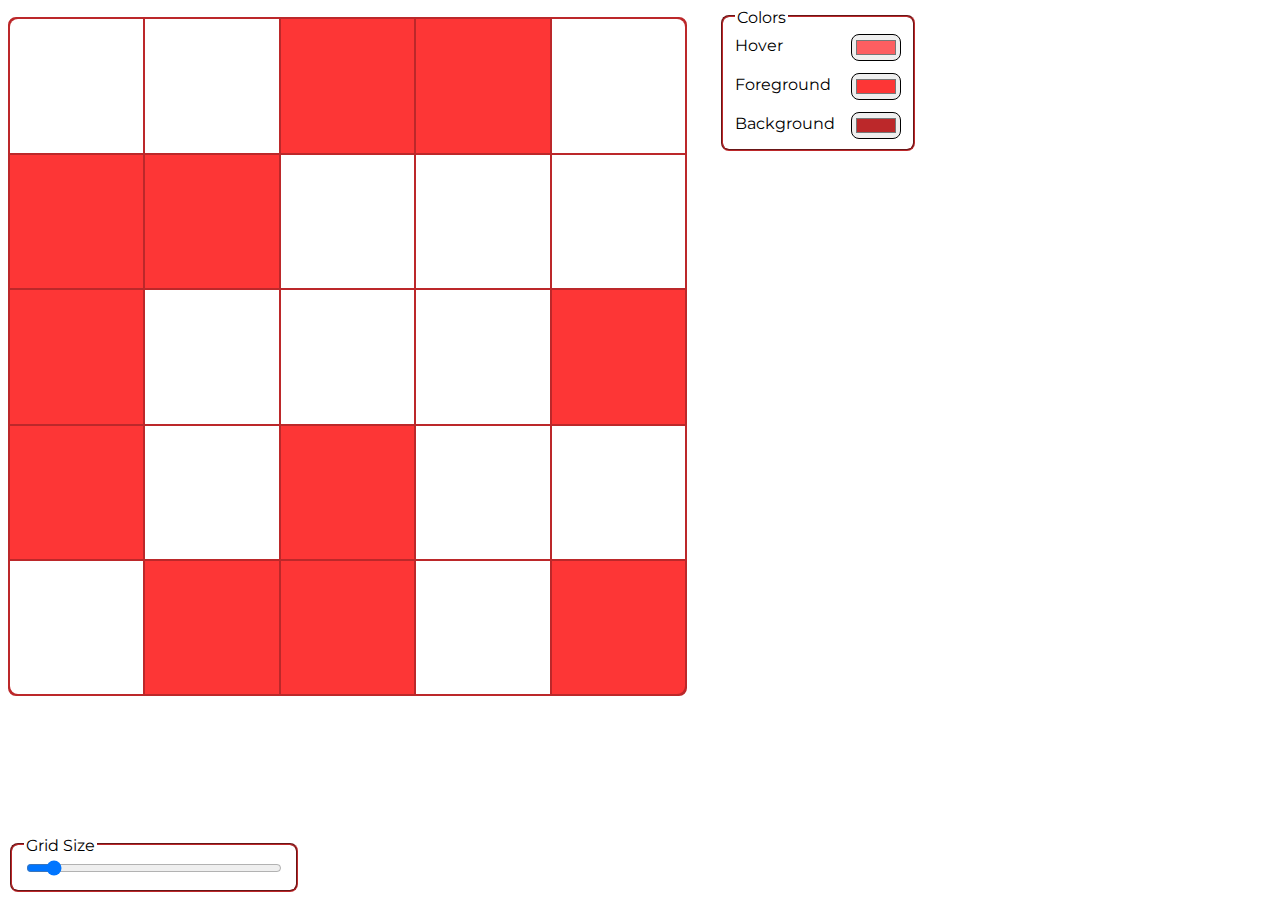
<file: index.html>
<!doctype html>
<html class="no-js" lang="en">

<head>
  <meta charset="utf-8">
  <title>Grid Exercise</title>
  <meta name="description" content="">
  <meta name="viewport" content="width=device-width, initial-scale=1">

  <link rel="manifest" href="site.webmanifest">

  <link rel="stylesheet" href="grid.css">
</head>

<body>
  <!--[if IE]>
    <p class="browserupgrade">You are using an <strong>outdated</strong> browser. Please <a href="https://browsehappy.com/">upgrade your browser</a> to improve your experience and security.</p>
  <![endif]-->

  <main>
    <div id="grid-and-sidebar-container">
      <div id="grid-container">
        <div id="grid"></div>
      </div>

      <div id="sidebar">
        <fieldset>
          <legend>Colors</legend>

          <div id="color-pickers">
            <label for="hover-color">Hover</label>
            <input id="hover-color" type="color" />

            <label for="foreground-color">Foreground</label>
            <input id="foreground-color" type="color" />

            <label for="background-color">Background</label>
            <input id="background-color" type="color" />
          </div>
        </fieldset>
      </div>
    </div>

    <div id="bottom-bar">
      <fieldset>
        <legend>Grid Size</legend>
        <input id="grid-size" type="range" min="1" max="50" />
      </fieldset>
    </div>
  </main>

  <script src="grid.js"></script>
  <script type="text/javascript">
    const model = new GridModel();

    const presenter = new GridPresenter(
      model,
      document,
      document.getElementById('grid'),
      document.getElementById('grid-size'),
      document.getElementById('hover-color'),
      document.getElementById('foreground-color'),
      document.getElementById('background-color'));
  </script>
</body>
</html>
</file>
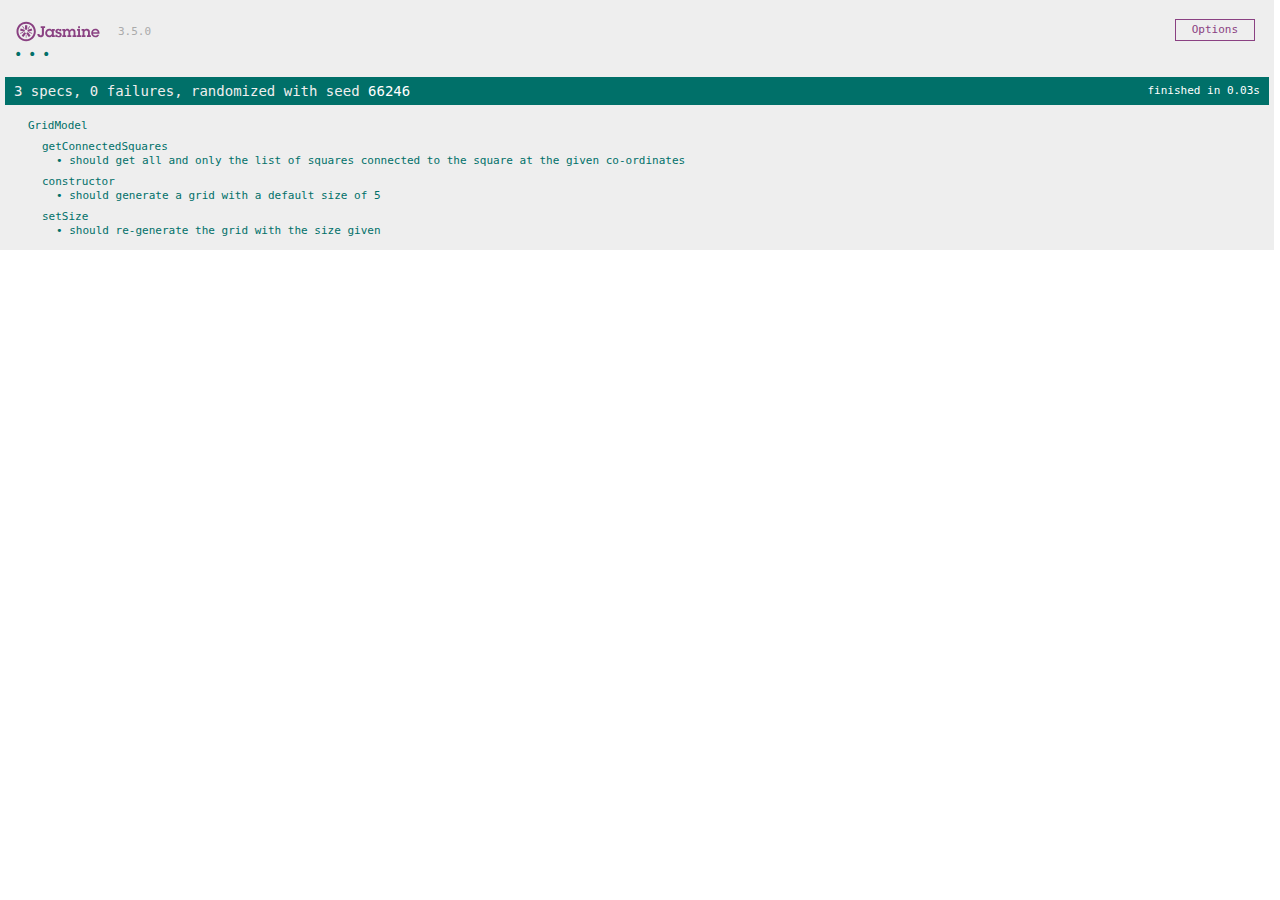
<file: grid-tests.html>
<!DOCTYPE html>
<html>
<head>
  <meta charset="utf-8">
  <title>Jasmine Spec Runner v3.5.0</title>

  <link rel="shortcut icon" type="image/png" href="lib/jasmine-3.5.0/jasmine_favicon.png">
  <link rel="stylesheet" href="lib/jasmine-3.5.0/jasmine.css">

  <script src="lib/jasmine-3.5.0/jasmine.js"></script>
  <script src="lib/jasmine-3.5.0/jasmine-html.js"></script>
  <script src="lib/jasmine-3.5.0/boot.js"></script>

  <!-- include source files here... -->
  <script src="./grid.js"></script>

  <!-- include spec files here... -->
  <script src="./grid-tests.js"></script>

</head>

<body>
</body>
</html>
</file>
<file: grid.css>
/**
 * Base
 */

@import url('https://fonts.googleapis.com/css?family=Montserrat');

html,
body,
main {
  display: flex;
  flex: 1;
}

html {
  height: 100%;
  font-family: 'Montserrat', sans-serif;
}

:root {
  --grid-size: 3;
  --scale: 1rem;
  --border-radius: calc(var(--scale) / 2);
  --hover-color: #fd5e61;
  --foreground-color: #fd3636;
  --background-color: #bc282a;
  --grid-width: calc(25 * var(--scale));
}


/**
 * Layout
 */

main {
  flex-direction: column;
}

main > #grid-and-sidebar-container {
  display: flex;
  flex: 1;
}

main > #grid-and-sidebar-container > #grid-container {
  display: flex;
  flex: 1;
  padding-top: calc(var(--scale) / 1.7);
}

main > #grid-and-sidebar-container > #sidebar {
  flex: 1;
  margin-left: calc(var(--scale) * 2);
}

main > #bottom-bar {
  width: 100%;
  margin-top: calc(var(--scale) * 2);
}


/**
 * Grid
 */

#grid {
  --grid-gap: calc(0.125 * var(--scale));
  --template-cells: repeat(var(--grid-size), 1fr);

  display: grid;
  grid-template-rows: var(--template-cells);
  grid-template-columns: var(--template-cells);
  grid-gap: var(--grid-gap);
  width: 75vh;
  height: 75vh;
  border: solid var(--grid-gap) var(--background-color);
  border-radius: var(--border-radius);
  background-color: var(--background-color);
}

.row {
  display: contents;
}

.square {
  --font-size-divisor: 20rem;

  display: flex;
  align-items: center;
  justify-content: center;
  background-color: white;
  font-size: calc(var(--font-size-divisor) / var(--grid-size));
  font-weight: bold;
}

.square.filled {
  cursor: pointer;
  background-color: var(--foreground-color);
  color: white;
}

.square.filled:hover,
.square.connected-hover {
  background-color: var(--hover-color);
}

.row:first-child .square:first-child {
  border-top-left-radius: var(--border-radius);
}

.row:first-child .square:last-child {
  border-top-right-radius: var(--border-radius);
}

.row:last-child .square:first-child {
  border-bottom-left-radius: var(--border-radius);
}

.row:last-child .square:last-child {
  border-bottom-right-radius: var(--border-radius);
}


/**
 * Control Groups
 */

fieldset {
  display: inline-block;
  border-radius: var(--border-radius);
  border-color: var(--background-color);
}

fieldset legend {
  height: var(--scale);
}

fieldset label {
  display: inline-block;
}


/**
 * Color pickers
 */

#color-pickers {
  display: inline-grid;
  grid-template-columns: repeat(2, auto);
  grid-column-gap: calc(var(--scale));
  grid-row-gap: calc(var(--scale) / 2);
}

#color-pickers label {
  align-items: center;
  display: inline-flex;
}

#color-pickers input[type="color"] {
  border-radius: var(--border-radius);
  margin-top: calc(var(--scale) / 4);
}


/**
 * Slider
 */

input[type="range"] {
  width: calc(var(--scale) * 16);
}
</file>
<file: lib/jasmine-3.5.0/jasmine.css>
@charset "UTF-8";
body { overflow-y: scroll; }

.jasmine_html-reporter { width: 100%; background-color: #eee; padding: 5px; margin: -8px; font-size: 11px; font-family: Monaco, "Lucida Console", monospace; line-height: 14px; color: #333; }

.jasmine_html-reporter a { text-decoration: none; }

.jasmine_html-reporter a:hover { text-decoration: underline; }

.jasmine_html-reporter p, .jasmine_html-reporter h1, .jasmine_html-reporter h2, .jasmine_html-reporter h3, .jasmine_html-reporter h4, .jasmine_html-reporter h5, .jasmine_html-reporter h6 { margin: 0; line-height: 14px; }

.jasmine_html-reporter .jasmine-banner, .jasmine_html-reporter .jasmine-symbol-summary, .jasmine_html-reporter .jasmine-summary, .jasmine_html-reporter .jasmine-result-message, .jasmine_html-reporter .jasmine-spec .jasmine-description, .jasmine_html-reporter .jasmine-spec-detail .jasmine-description, .jasmine_html-reporter .jasmine-alert .jasmine-bar, .jasmine_html-reporter .jasmine-stack-trace { padding-left: 9px; padding-right: 9px; }

.jasmine_html-reporter .jasmine-banner { position: relative; }

.jasmine_html-reporter .jasmine-banner .jasmine-title { background: url("[data-uri]") no-repeat; background: url("[data-uri]") no-repeat, none; -moz-background-size: 100%; -o-background-size: 100%; -webkit-background-size: 100%; background-size: 100%; display: block; float: left; width: 90px; height: 25px; }

.jasmine_html-reporter .jasmine-banner .jasmine-version { margin-left: 14px; position: relative; top: 6px; }

.jasmine_html-reporter #jasmine_content { position: fixed; right: 100%; }

.jasmine_html-reporter .jasmine-version { color: #aaa; }

.jasmine_html-reporter .jasmine-banner { margin-top: 14px; }

.jasmine_html-reporter .jasmine-duration { color: #fff; float: right; line-height: 28px; padding-right: 9px; }

.jasmine_html-reporter .jasmine-symbol-summary { overflow: hidden; margin: 14px 0; }

.jasmine_html-reporter .jasmine-symbol-summary li { display: inline-block; height: 10px; width: 14px; font-size: 16px; }

.jasmine_html-reporter .jasmine-symbol-summary li.jasmine-passed { font-size: 14px; }

.jasmine_html-reporter .jasmine-symbol-summary li.jasmine-passed:before { color: #007069; content: "•"; }

.jasmine_html-reporter .jasmine-symbol-summary li.jasmine-failed { line-height: 9px; }

.jasmine_html-reporter .jasmine-symbol-summary li.jasmine-failed:before { color: #ca3a11; content: "×"; font-weight: bold; margin-left: -1px; }

.jasmine_html-reporter .jasmine-symbol-summary li.jasmine-excluded { font-size: 14px; }

.jasmine_html-reporter .jasmine-symbol-summary li.jasmine-excluded:before { color: #bababa; content: "•"; }

.jasmine_html-reporter .jasmine-symbol-summary li.jasmine-excluded-no-display { font-size: 14px; display: none; }

.jasmine_html-reporter .jasmine-symbol-summary li.jasmine-pending { line-height: 17px; }

.jasmine_html-reporter .jasmine-symbol-summary li.jasmine-pending:before { color: #ba9d37; content: "*"; }

.jasmine_html-reporter .jasmine-symbol-summary li.jasmine-empty { font-size: 14px; }

.jasmine_html-reporter .jasmine-symbol-summary li.jasmine-empty:before { color: #ba9d37; content: "•"; }

.jasmine_html-reporter .jasmine-run-options { float: right; margin-right: 5px; border: 1px solid #8a4182; color: #8a4182; position: relative; line-height: 20px; }

.jasmine_html-reporter .jasmine-run-options .jasmine-trigger { cursor: pointer; padding: 8px 16px; }

.jasmine_html-reporter .jasmine-run-options .jasmine-payload { position: absolute; display: none; right: -1px; border: 1px solid #8a4182; background-color: #eee; white-space: nowrap; padding: 4px 8px; }

.jasmine_html-reporter .jasmine-run-options .jasmine-payload.jasmine-open { display: block; }

.jasmine_html-reporter .jasmine-bar { line-height: 28px; font-size: 14px; display: block; color: #eee; }

.jasmine_html-reporter .jasmine-bar.jasmine-failed, .jasmine_html-reporter .jasmine-bar.jasmine-errored { background-color: #ca3a11; border-bottom: 1px solid #eee; }

.jasmine_html-reporter .jasmine-bar.jasmine-passed { background-color: #007069; }

.jasmine_html-reporter .jasmine-bar.jasmine-incomplete { background-color: #bababa; }

.jasmine_html-reporter .jasmine-bar.jasmine-skipped { background-color: #bababa; }

.jasmine_html-reporter .jasmine-bar.jasmine-warning { background-color: #ba9d37; color: #333; }

.jasmine_html-reporter .jasmine-bar.jasmine-menu { background-color: #fff; color: #aaa; }

.jasmine_html-reporter .jasmine-bar.jasmine-menu a { color: #333; }

.jasmine_html-reporter .jasmine-bar a { color: white; }

.jasmine_html-reporter.jasmine-spec-list .jasmine-bar.jasmine-menu.jasmine-failure-list, .jasmine_html-reporter.jasmine-spec-list .jasmine-results .jasmine-failures { display: none; }

.jasmine_html-reporter.jasmine-failure-list .jasmine-bar.jasmine-menu.jasmine-spec-list, .jasmine_html-reporter.jasmine-failure-list .jasmine-summary { display: none; }

.jasmine_html-reporter .jasmine-results { margin-top: 14px; }

.jasmine_html-reporter .jasmine-summary { margin-top: 14px; }

.jasmine_html-reporter .jasmine-summary ul { list-style-type: none; margin-left: 14px; padding-top: 0; padding-left: 0; }

.jasmine_html-reporter .jasmine-summary ul.jasmine-suite { margin-top: 7px; margin-bottom: 7px; }

.jasmine_html-reporter .jasmine-summary li.jasmine-passed a { color: #007069; }

.jasmine_html-reporter .jasmine-summary li.jasmine-failed a { color: #ca3a11; }

.jasmine_html-reporter .jasmine-summary li.jasmine-empty a { color: #ba9d37; }

.jasmine_html-reporter .jasmine-summary li.jasmine-pending a { color: #ba9d37; }

.jasmine_html-reporter .jasmine-summary li.jasmine-excluded a { color: #bababa; }

.jasmine_html-reporter .jasmine-specs li.jasmine-passed a:before { content: "• "; }

.jasmine_html-reporter .jasmine-specs li.jasmine-failed a:before { content: "× "; }

.jasmine_html-reporter .jasmine-specs li.jasmine-empty a:before { content: "* "; }

.jasmine_html-reporter .jasmine-specs li.jasmine-pending a:before { content: "• "; }

.jasmine_html-reporter .jasmine-specs li.jasmine-excluded a:before { content: "• "; }

.jasmine_html-reporter .jasmine-description + .jasmine-suite { margin-top: 0; }

.jasmine_html-reporter .jasmine-suite { margin-top: 14px; }

.jasmine_html-reporter .jasmine-suite a { color: #333; }

.jasmine_html-reporter .jasmine-failures .jasmine-spec-detail { margin-bottom: 28px; }

.jasmine_html-reporter .jasmine-failures .jasmine-spec-detail .jasmine-description { background-color: #ca3a11; color: white; }

.jasmine_html-reporter .jasmine-failures .jasmine-spec-detail .jasmine-description a { color: white; }

.jasmine_html-reporter .jasmine-result-message { padding-top: 14px; color: #333; white-space: pre-wrap; }

.jasmine_html-reporter .jasmine-result-message span.jasmine-result { display: block; }

.jasmine_html-reporter .jasmine-stack-trace { margin: 5px 0 0 0; max-height: 224px; overflow: auto; line-height: 18px; color: #666; border: 1px solid #ddd; background: white; white-space: pre; }
</file>
